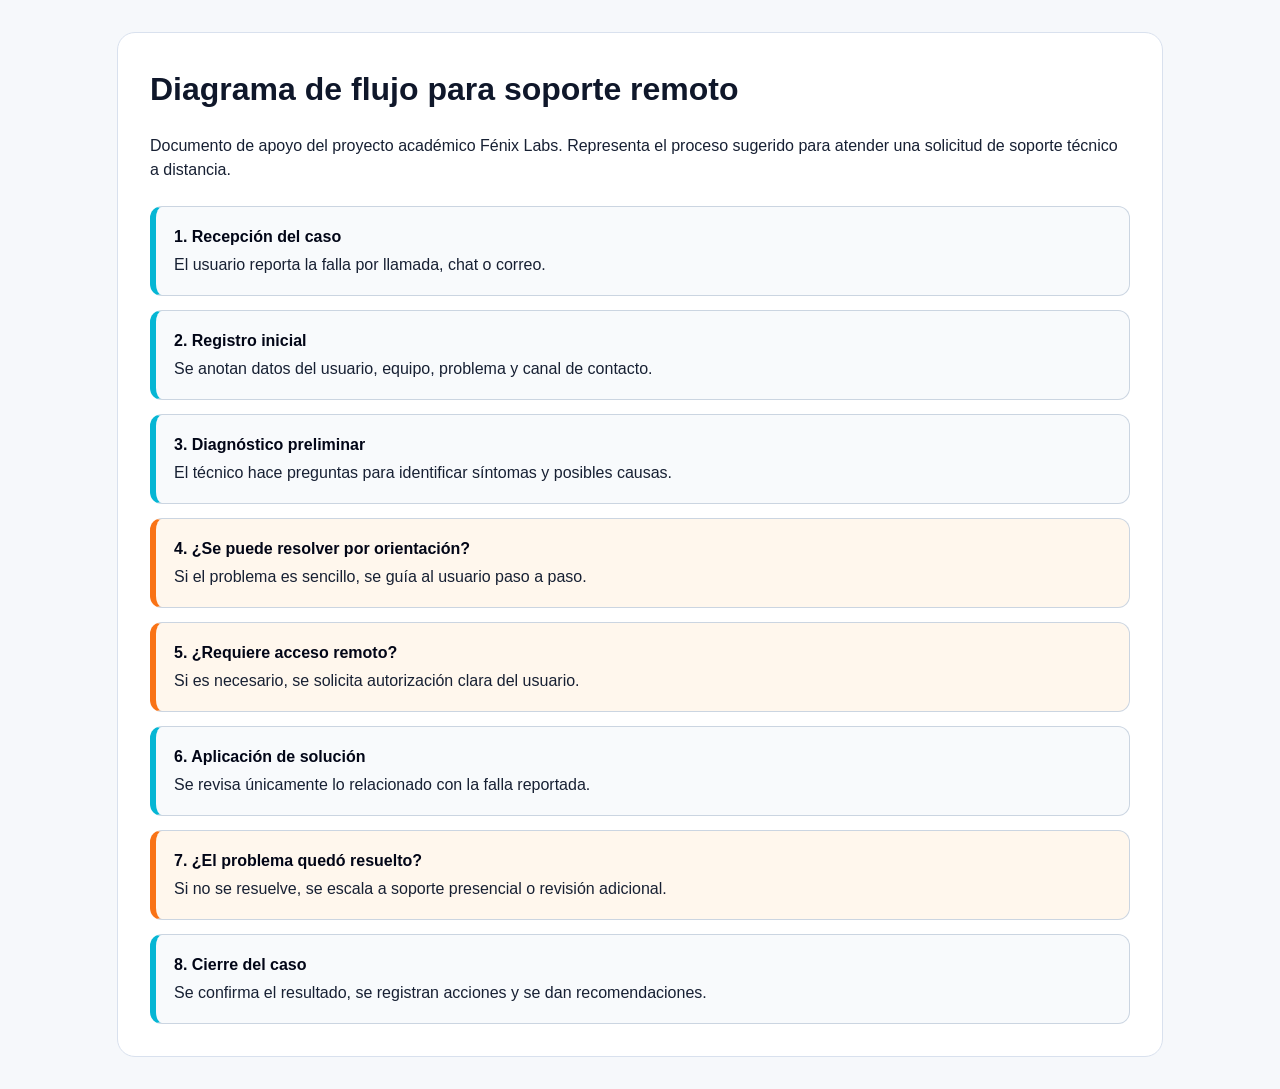
<file: recursos/docs/diagrama-flujo-soporte-remoto.html>
<!DOCTYPE html>
<html lang="es">
<head>
  <meta charset="UTF-8">
  <meta name="viewport" content="width=device-width, initial-scale=1.0">
  <title>Diagrama de Flujo de Soporte Remoto | Fénix Labs</title>
  <style>
    body {
      margin: 0;
      padding: 32px;
      font-family: Arial, sans-serif;
      color: #172033;
      background: #f6f8fb;
      line-height: 1.5;
    }

    main {
      max-width: 980px;
      margin: 0 auto;
      padding: 32px;
      border: 1px solid #d9e1ee;
      border-radius: 18px;
      background: #ffffff;
    }

    h1 {
      margin-top: 0;
      color: #0f172a;
    }

    .flow {
      display: grid;
      gap: 14px;
      margin-top: 24px;
    }

    .step {
      padding: 18px;
      border: 1px solid #cbd5e1;
      border-left: 6px solid #06b6d4;
      border-radius: 12px;
      background: #f8fafc;
    }

    .decision {
      border-left-color: #f97316;
      background: #fff7ed;
    }

    strong {
      display: block;
      margin-bottom: 4px;
      color: #020617;
    }

    @media print {
      body {
        background: #ffffff;
      }

      main {
        border: 0;
      }
    }
  </style>
</head>
<body>
  <main>
    <h1>Diagrama de flujo para soporte remoto</h1>
    <p>
      Documento de apoyo del proyecto académico Fénix Labs. Representa el proceso
      sugerido para atender una solicitud de soporte técnico a distancia.
    </p>

    <section class="flow" aria-label="Flujo de soporte remoto">
      <div class="step"><strong>1. Recepción del caso</strong>El usuario reporta la falla por llamada, chat o correo.</div>
      <div class="step"><strong>2. Registro inicial</strong>Se anotan datos del usuario, equipo, problema y canal de contacto.</div>
      <div class="step"><strong>3. Diagnóstico preliminar</strong>El técnico hace preguntas para identificar síntomas y posibles causas.</div>
      <div class="step decision"><strong>4. ¿Se puede resolver por orientación?</strong>Si el problema es sencillo, se guía al usuario paso a paso.</div>
      <div class="step decision"><strong>5. ¿Requiere acceso remoto?</strong>Si es necesario, se solicita autorización clara del usuario.</div>
      <div class="step"><strong>6. Aplicación de solución</strong>Se revisa únicamente lo relacionado con la falla reportada.</div>
      <div class="step decision"><strong>7. ¿El problema quedó resuelto?</strong>Si no se resuelve, se escala a soporte presencial o revisión adicional.</div>
      <div class="step"><strong>8. Cierre del caso</strong>Se confirma el resultado, se registran acciones y se dan recomendaciones.</div>
    </section>
  </main>
</body>
</html>
</file>
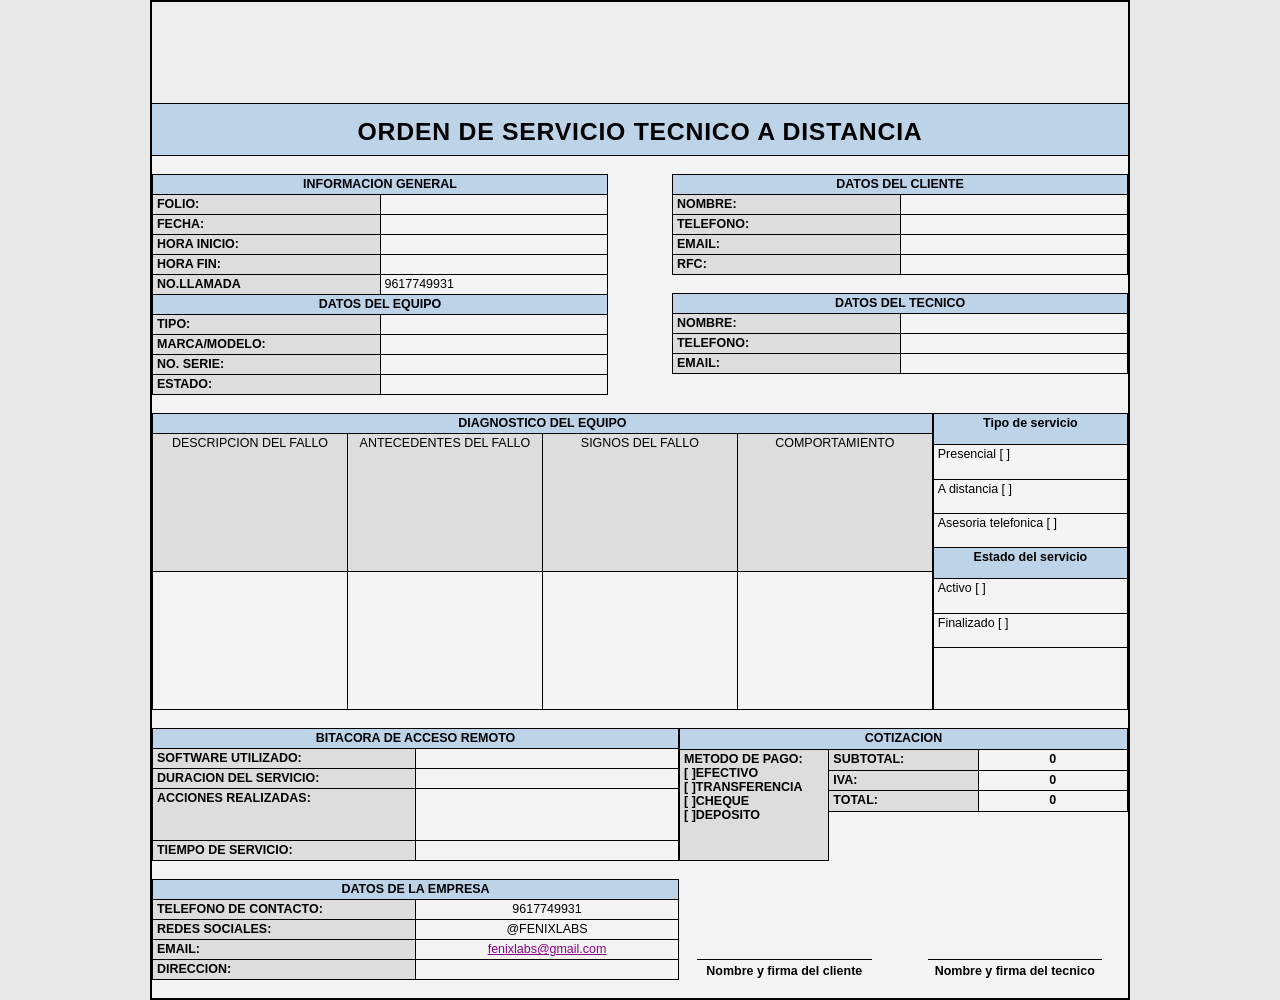
<file: recursos/docs/hoja-servicio-soporte-remoto.html>
<!DOCTYPE html>
<html lang="es">
<head>
  <meta charset="UTF-8">
  <meta name="viewport" content="width=device-width, initial-scale=1.0">
  <title>Orden de Servicio Técnico a Distancia | Fénix Labs</title>
  <style>
    * {
      box-sizing: border-box;
    }

    body {
      margin: 0;
      padding: 0;
      font-family: Arial, Helvetica, sans-serif;
      color: #000;
      background: #e9e9e9;
    }

    main {
      width: 100%;
      max-width: 980px;
      margin: 0 auto;
      border: 2px solid #000;
      background: #f4f4f4;
      overflow: hidden;
    }

    .top-space {
      height: 102px;
      border-bottom: 1px solid #000;
      background: #eeeeee;
    }

    h1 {
      margin: 0;
      padding: 14px 10px 10px;
      border-bottom: 1px solid #000;
      background: #bcd3e8;
      text-align: center;
      font-size: clamp(1.05rem, 3vw, 1.55rem);
      line-height: 1.1;
      letter-spacing: 0.03em;
      text-transform: uppercase;
      white-space: normal;
    }

    .sheet {
      display: grid;
      gap: 18px;
      padding: 18px 0 18px;
    }

    .two-columns {
      display: grid;
      grid-template-columns: 1fr 1fr;
      gap: clamp(16px, 5vw, 64px);
      padding: 0 0;
    }

    .two-columns > div:first-child,
    .company-block {
      margin-left: 0;
    }

    .two-columns > div:last-child {
      margin-right: 0;
    }

    table {
      width: 100%;
      border-collapse: collapse;
      table-layout: fixed;
      font-size: clamp(0.58rem, 1.35vw, 0.78rem);
      background: #f4f4f4;
    }

    th,
    td {
      height: 20px;
      padding: 2px 4px;
      border: 1px solid #000;
      vertical-align: top;
    }

    th {
      background: #bcd3e8;
      text-align: center;
      font-weight: 700;
      text-transform: uppercase;
    }

    .label {
      width: 28%;
      background: #dddddd;
      font-weight: 700;
      text-transform: uppercase;
    }

    .section-title {
      background: #bcd3e8;
      text-align: center;
      font-weight: 700;
      text-transform: uppercase;
    }

    .subhead {
      background: #dddddd;
      text-align: center;
      font-weight: 400;
      text-transform: uppercase;
    }

    .diagnostic {
      display: grid;
      grid-template-columns: 4fr 1fr;
      gap: 0;
    }

    .diagnostic-main td {
      height: 138px;
    }

    .service-type td {
      height: 22px;
    }

    .service-type .section-title {
      height: 20px;
      text-transform: none;
    }

    .remote-quote {
      display: grid;
      grid-template-columns: 1.08fr 0.92fr;
      gap: 0;
    }

    .remote-quote td {
      height: 20px;
    }

    .remote-quote .tall {
      height: 52px;
    }

    .payment td {
      height: 20px;
    }

    .payment .amount {
      text-align: center;
      font-weight: 700;
    }

    .company-signatures {
      display: grid;
      grid-template-columns: 1.08fr 0.92fr;
      align-items: end;
      gap: 0;
    }

    .company-block td {
      height: 20px;
    }

    .company-block a {
      color: #8b008b;
      text-decoration: underline;
    }

    .signatures {
      display: grid;
      grid-template-columns: 1fr 1fr;
      gap: 56px;
      padding: 0 26px 2px 18px;
      align-items: end;
      font-size: 0.78rem;
      font-weight: 700;
      text-align: center;
    }

    .signature-line {
      display: block;
      height: 28px;
      border-bottom: 1px solid #000;
      margin-bottom: 4px;
    }

    @media (max-width: 1020px) {
      main {
        max-width: 100%;
      }

      .top-space {
        height: 54px;
      }

      .sheet {
        gap: 10px;
      }

      .diagnostic {
        grid-template-columns: 3.2fr 1fr;
      }

      .diagnostic-main td {
        height: 96px;
      }

      .remote-quote,
      .company-signatures {
        grid-template-columns: 1fr;
      }

      .signatures {
        padding: 12px 18px 4px;
      }
    }

    @media (max-width: 640px) {
      .two-columns,
      .diagnostic {
        grid-template-columns: 1fr;
      }

      .service-type {
        order: 2;
      }

      .diagnostic-main td {
        height: 82px;
      }
    }

    @media print {
      body {
        padding: 0;
        background: #fff;
      }

      main {
        width: 100%;
        border-width: 1px;
      }
    }
  </style>
</head>
<body>
  <main>
    <div class="top-space"></div>
    <h1>Orden de servicio tecnico a distancia</h1>

    <div class="sheet">
      <div class="two-columns">
        <div>
          <table>
            <tr><th colspan="2">Informacion general</th></tr>
            <tr><td class="label">Folio:</td><td></td></tr>
            <tr><td class="label">Fecha:</td><td></td></tr>
            <tr><td class="label">Hora inicio:</td><td></td></tr>
            <tr><td class="label">Hora fin:</td><td></td></tr>
            <tr><td class="label">No.llamada</td><td>9617749931</td></tr>
            <tr><th colspan="2">Datos del equipo</th></tr>
            <tr><td class="label">Tipo:</td><td></td></tr>
            <tr><td class="label">Marca/modelo:</td><td></td></tr>
            <tr><td class="label">No. serie:</td><td></td></tr>
            <tr><td class="label">Estado:</td><td></td></tr>
          </table>
        </div>

        <div>
          <table>
            <tr><th colspan="2">Datos del cliente</th></tr>
            <tr><td class="label">Nombre:</td><td></td></tr>
            <tr><td class="label">Telefono:</td><td></td></tr>
            <tr><td class="label">Email:</td><td></td></tr>
            <tr><td class="label">RFC:</td><td></td></tr>
          </table>

          <table style="margin-top: 18px;">
            <tr><th colspan="2">Datos del tecnico</th></tr>
            <tr><td class="label">Nombre:</td><td></td></tr>
            <tr><td class="label">Telefono:</td><td></td></tr>
            <tr><td class="label">Email:</td><td></td></tr>
          </table>
        </div>
      </div>

      <div class="diagnostic">
        <table class="diagnostic-main">
          <tr><th colspan="4">Diagnostico del equipo</th></tr>
          <tr>
            <td class="subhead">Descripcion del fallo</td>
            <td class="subhead">Antecedentes del fallo</td>
            <td class="subhead">Signos del fallo</td>
            <td class="subhead">Comportamiento</td>
          </tr>
          <tr>
            <td></td>
            <td></td>
            <td></td>
            <td></td>
          </tr>
        </table>

        <table class="service-type">
          <tr><th class="section-title">Tipo de servicio</th></tr>
          <tr><td>Presencial [ ]</td></tr>
          <tr><td>A distancia [ ]</td></tr>
          <tr><td>Asesoria telefonica [ ]</td></tr>
          <tr><th class="section-title">Estado del servicio</th></tr>
          <tr><td>Activo [ ]</td></tr>
          <tr><td>Finalizado [ ]</td></tr>
          <tr><td style="height: 40px;"></td></tr>
        </table>
      </div>

      <div class="remote-quote">
        <table>
          <tr><th colspan="2">Bitacora de acceso remoto</th></tr>
          <tr><td class="label">Software utilizado:</td><td></td></tr>
          <tr><td class="label">Duracion del servicio:</td><td></td></tr>
          <tr><td class="label tall">Acciones realizadas:</td><td class="tall"></td></tr>
          <tr><td class="label">Tiempo de servicio:</td><td></td></tr>
        </table>

        <table class="payment">
          <tr><th colspan="3">Cotizacion</th></tr>
          <tr>
            <td rowspan="4" class="label" style="width: 46%;">Metodo de pago:<br>[ ]Efectivo<br>[ ]Transferencia<br>[ ]Cheque<br>[ ]Deposito</td>
            <td class="label">SubTotal:</td>
            <td class="amount">0</td>
          </tr>
          <tr><td class="label">IVA:</td><td class="amount">0</td></tr>
          <tr><td class="label">Total:</td><td class="amount">0</td></tr>
          <tr><td colspan="2" style="height: 48px; border: 0;"></td></tr>
        </table>
      </div>

      <div class="company-signatures">
        <table class="company-block">
          <tr><th colspan="2">Datos de la empresa</th></tr>
          <tr><td class="label">Telefono de contacto:</td><td style="text-align: center;">9617749931</td></tr>
          <tr><td class="label">Redes sociales:</td><td style="text-align: center;">@FENIXLABS</td></tr>
          <tr><td class="label">Email:</td><td style="text-align: center;"><a href="mailto:fenixlabs@gmail.com">fenixlabs@gmail.com</a></td></tr>
          <tr><td class="label">Direccion:</td><td></td></tr>
        </table>

        <div class="signatures">
          <div><span class="signature-line"></span>Nombre y firma del cliente</div>
          <div><span class="signature-line"></span>Nombre y firma del tecnico</div>
        </div>
      </div>
    </div>
  </main>
</body>
</html>
</file>
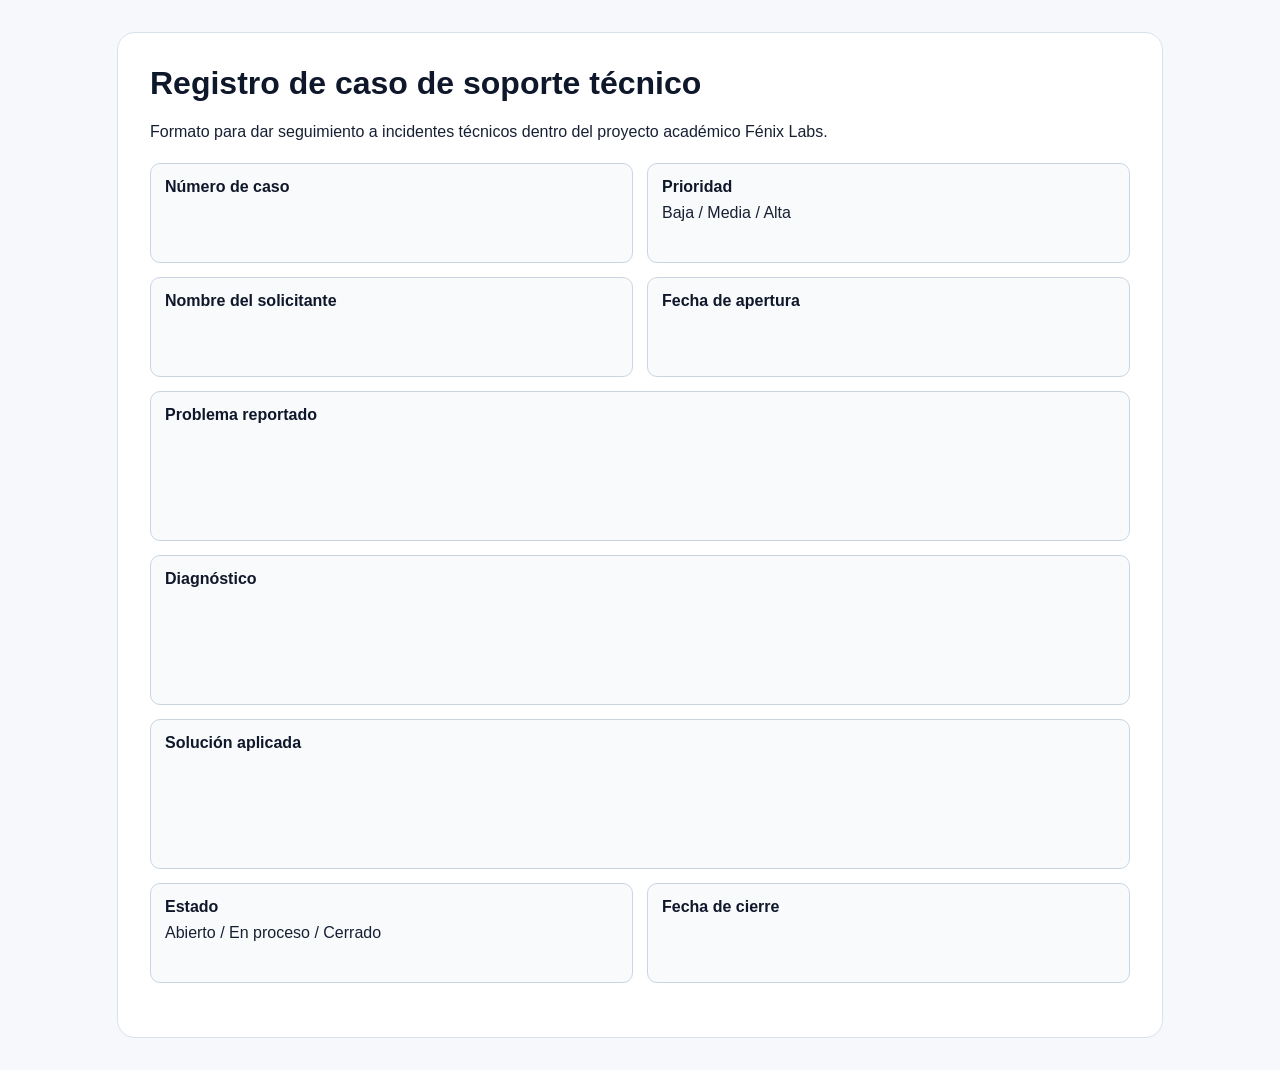
<file: recursos/docs/registro-caso-soporte.html>
<!DOCTYPE html>
<html lang="es">
<head>
  <meta charset="UTF-8">
  <meta name="viewport" content="width=device-width, initial-scale=1.0">
  <title>Registro de Caso | Fénix Labs</title>
  <style>
    body {
      margin: 0;
      padding: 32px;
      font-family: Arial, sans-serif;
      color: #172033;
      background: #f6f8fb;
    }

    main {
      max-width: 980px;
      margin: 0 auto;
      padding: 32px;
      border: 1px solid #d9e1ee;
      border-radius: 18px;
      background: #ffffff;
    }

    h1 {
      margin-top: 0;
      color: #0f172a;
    }

    .grid {
      display: grid;
      grid-template-columns: repeat(2, 1fr);
      gap: 14px;
      margin: 22px 0;
    }

    .field {
      min-height: 70px;
      padding: 14px;
      border: 1px solid #cbd5e1;
      border-radius: 10px;
      background: #f8fafc;
    }

    .field strong {
      display: block;
      margin-bottom: 8px;
      color: #0f172a;
    }

    .wide {
      grid-column: 1 / -1;
      min-height: 120px;
    }

    @media (max-width: 700px) {
      .grid {
        grid-template-columns: 1fr;
      }
    }

    @media print {
      body {
        background: #ffffff;
      }

      main {
        border: 0;
      }
    }
  </style>
</head>
<body>
  <main>
    <h1>Registro de caso de soporte técnico</h1>
    <p>Formato para dar seguimiento a incidentes técnicos dentro del proyecto académico Fénix Labs.</p>

    <section class="grid">
      <div class="field"><strong>Número de caso</strong></div>
      <div class="field"><strong>Prioridad</strong>Baja / Media / Alta</div>
      <div class="field"><strong>Nombre del solicitante</strong></div>
      <div class="field"><strong>Fecha de apertura</strong></div>
      <div class="field wide"><strong>Problema reportado</strong></div>
      <div class="field wide"><strong>Diagnóstico</strong></div>
      <div class="field wide"><strong>Solución aplicada</strong></div>
      <div class="field"><strong>Estado</strong>Abierto / En proceso / Cerrado</div>
      <div class="field"><strong>Fecha de cierre</strong></div>
    </section>
  </main>
</body>
</html>
</file>
